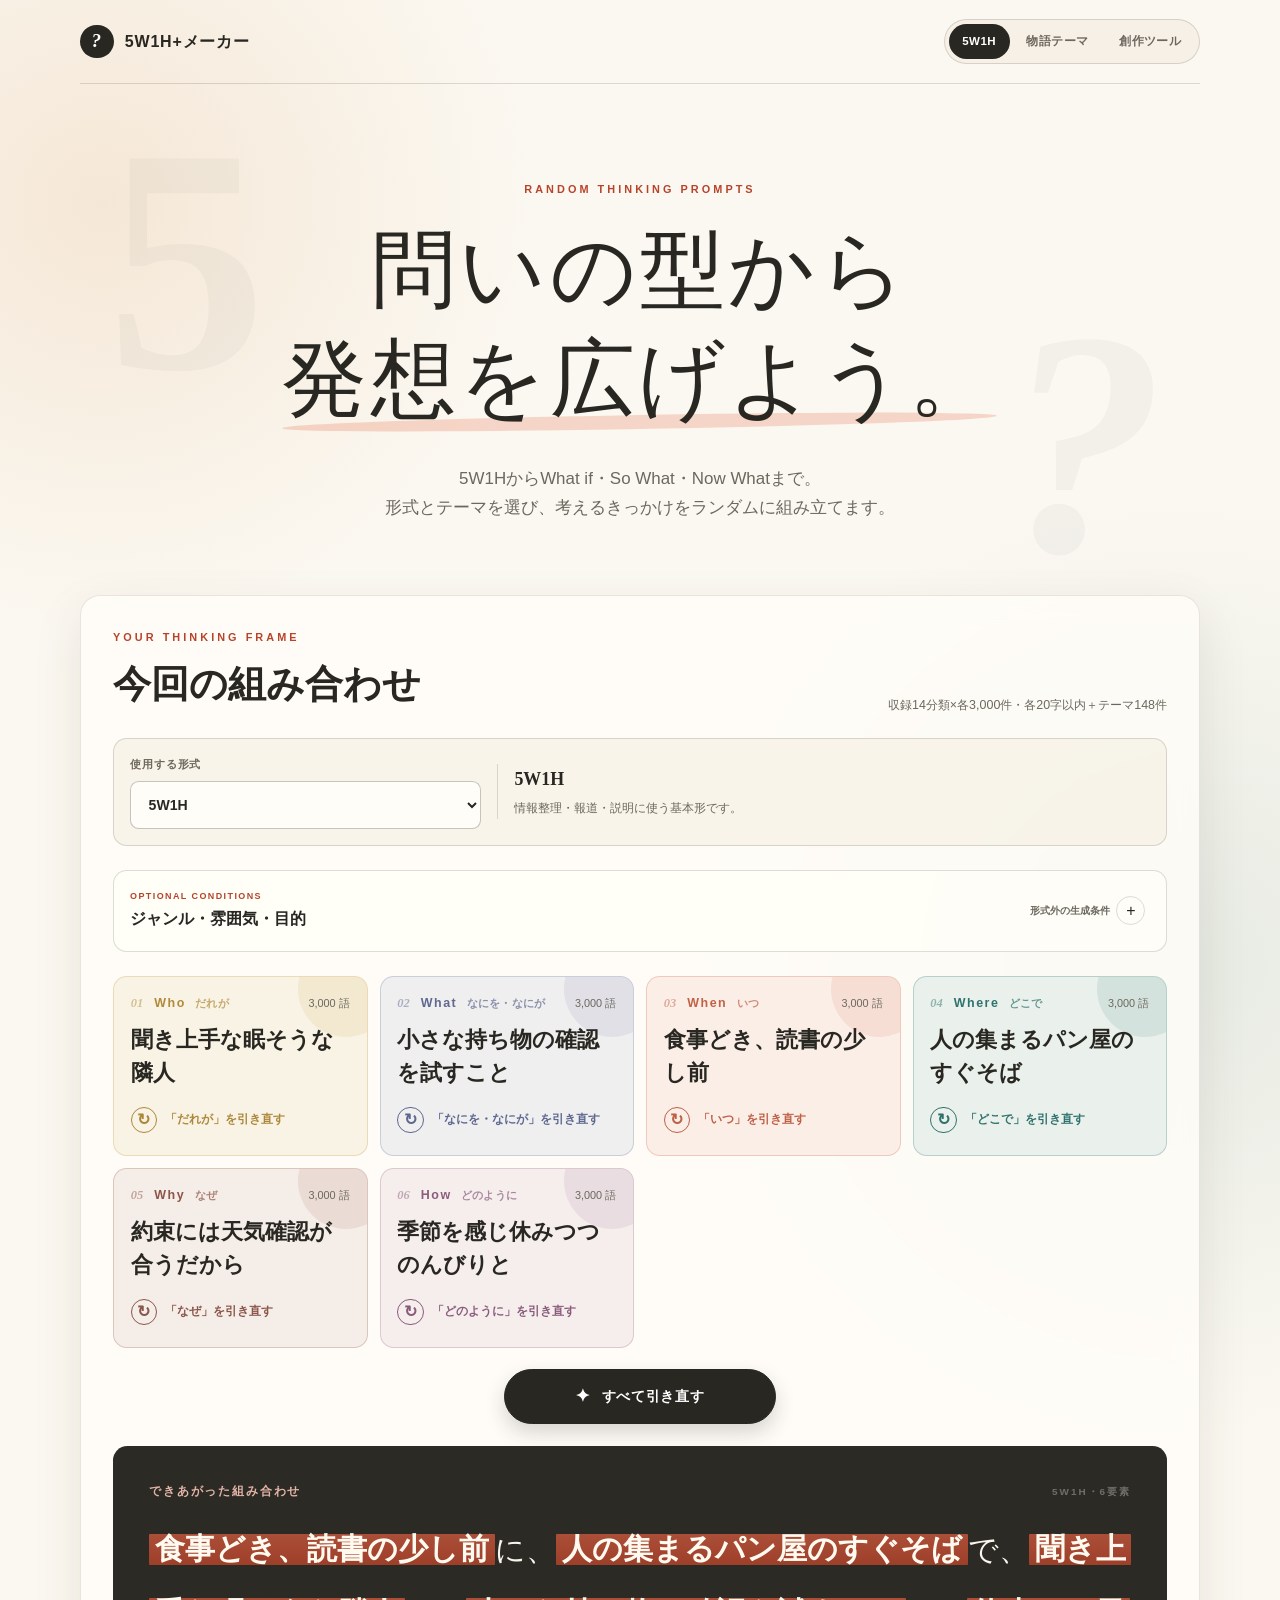
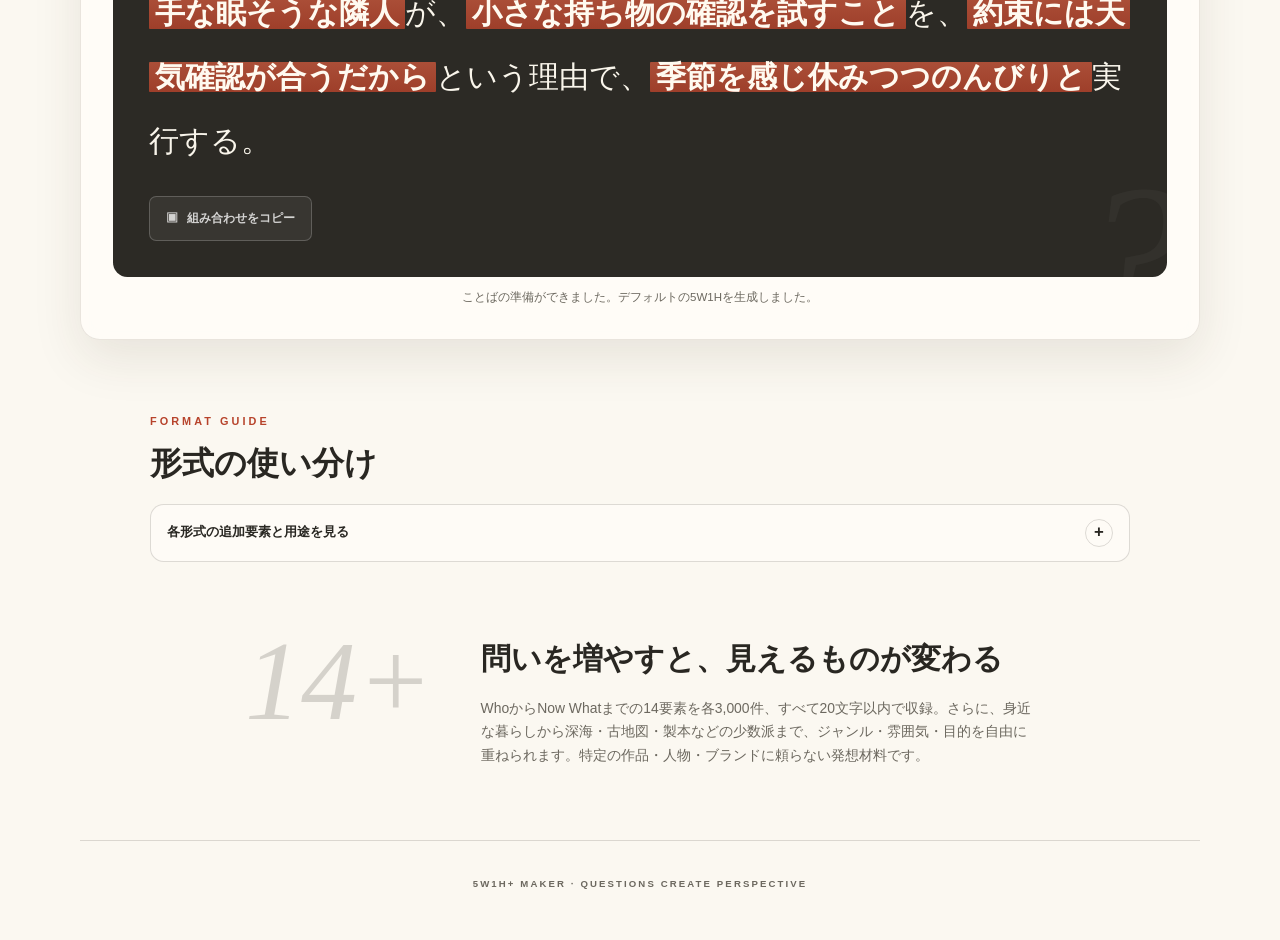
<file: index.html>
<!doctype html>
<html lang="ja">
  <head>
    <meta charset="UTF-8">
    <meta name="viewport" content="width=device-width, initial-scale=1">
    <meta name="theme-color" content="#f4eee2">
    <meta
      name="description"
      content="5W1H、5W2H、5W3H、6W1Hなどの問いに、ジャンル・雰囲気・目的を複数選択してミックスできる発想メーカーです。"
    >
    <title>5W1H+メーカー | 問いの型から発想する</title>
    <link rel="stylesheet" href="./styles.css">
    <script src="./app.js" defer></script>
  </head>
  <body>
    <a class="skip-link" href="#generator">メーカーへ移動</a>

    <div class="page-shell">
      <header class="site-header">
        <a class="brand" href="./" aria-label="5W1H+メーカー トップ">
          <span class="brand-mark" aria-hidden="true">?</span>
          <span>5W1H+メーカー</span>
        </a>
        <nav class="mode-nav" aria-label="メーカーを切り替える">
          <a class="mode-link is-active" href="./" aria-current="page">5W1H</a>
          <a class="mode-link" href="./story.html">物語テーマ</a>
          <a class="mode-link" href="./makers.html">創作ツール</a>
        </nav>
      </header>

      <main>
        <section class="hero" aria-labelledby="page-title">
          <p class="eyebrow">RANDOM THINKING PROMPTS</p>
          <h1 id="page-title">問いの型から<br><span>発想を広げよう。</span></h1>
          <p class="lead">
            5W1HからWhat if・So What・Now Whatまで。<br class="lead-break">
            形式とテーマを選び、考えるきっかけをランダムに組み立てます。
          </p>
        </section>

        <section id="generator" class="generator" aria-labelledby="generator-title" aria-busy="true">
          <div class="section-heading">
            <div>
              <p class="section-kicker">YOUR THINKING FRAME</p>
              <h2 id="generator-title">今回の組み合わせ</h2>
            </div>
            <p class="data-summary" id="data-summary">ことばを準備しています…</p>
          </div>

          <div class="format-picker">
            <div class="format-control">
              <label for="format-select">使用する形式</label>
              <select id="format-select" disabled aria-describedby="format-description"></select>
            </div>
            <div class="format-copy">
              <strong id="format-title">5W1H</strong>
              <p id="format-description">情報整理・報道・説明に使う基本形です。</p>
            </div>
          </div>

          <section class="facet-picker" aria-labelledby="facet-picker-title">
            <details class="facet-master">
              <summary class="facet-master-summary">
                <span>
                  <small>OPTIONAL CONDITIONS</small>
                  <strong id="facet-picker-title">ジャンル・雰囲気・目的</strong>
                </span>
                <span>形式外の生成条件</span>
              </summary>
              <div class="facet-body">
                <div class="facet-heading">
                  <div>
                    <p class="facet-kicker">MIX SETTINGS</p>
                    <h3>テーマをミックス</h3>
                  </div>
                  <p>複数選ぶと各項目から最大2つを生成条件にします。テーマは形式の要素数に加えません。</p>
                </div>
                <div class="facet-groups">
                  <details class="facet-group" data-facet-details="genres">
                    <summary>
                      <span><strong>ジャンル</strong><small>暮らしから少数派まで</small></span>
                      <span class="facet-selected-count" data-facet-count="genres">0選択</span>
                    </summary>
                    <div class="facet-options" data-facet-options="genres"></div>
                  </details>
                  <details class="facet-group" data-facet-details="moods">
                    <summary>
                      <span><strong>雰囲気</strong><small>明るさ・温度・緊張感</small></span>
                      <span class="facet-selected-count" data-facet-count="moods">0選択</span>
                    </summary>
                    <div class="facet-options" data-facet-options="moods"></div>
                  </details>
                  <details class="facet-group" data-facet-details="purposes">
                    <summary>
                      <span><strong>目的</strong><small>会話・創作・思考の用途</small></span>
                      <span class="facet-selected-count" data-facet-count="purposes">0選択</span>
                    </summary>
                    <div class="facet-options" data-facet-options="purposes"></div>
                  </details>
                </div>
                <div class="facet-footer">
                  <div class="facet-status-copy">
                    <p id="facet-selection-summary">テーマを準備しています…</p>
                    <p class="facet-current-mix" id="facet-current-mix" aria-live="polite"></p>
                  </div>
                  <button class="facet-clear-button" id="facet-clear-button" type="button" disabled>選択をクリア</button>
                </div>
              </div>
            </details>
          </section>

          <div class="error-panel" id="error-panel" role="alert" hidden>
            <div class="error-icon" aria-hidden="true">!</div>
            <div>
              <h3>ことばを読み込めませんでした</h3>
              <p id="error-message">通信状態を確認して、もう一度お試しください。</p>
              <p class="local-note">
                ファイルを直接開いている場合は、ローカルサーバーまたはGitHub Pagesから表示してください。
              </p>
              <button class="button button-secondary" id="retry-button" type="button">もう一度読み込む</button>
            </div>
          </div>

          <div class="word-grid" id="word-grid" aria-live="polite"></div>

          <div class="main-actions">
            <button class="button button-primary" id="reroll-all-button" type="button" disabled>
              <span class="dice" aria-hidden="true">✦</span>
              すべて引き直す
            </button>
          </div>

          <section class="sentence-panel" aria-labelledby="result-title">
            <div class="sentence-heading">
              <h3 id="result-title">できあがった組み合わせ</h3>
              <span id="result-format-label">5W1H・6要素</span>
            </div>
            <p class="sentence" id="result-output">ことばを読み込んでいます。</p>
            <button class="copy-button" id="copy-button" type="button" disabled>
              <span aria-hidden="true">▣</span>
              <span id="copy-label">組み合わせをコピー</span>
            </button>
          </section>

          <p class="status" id="status" role="status" aria-live="polite"></p>
        </section>

        <section class="format-guide" aria-labelledby="format-guide-title">
          <div class="guide-heading">
            <p class="section-kicker">FORMAT GUIDE</p>
            <h2 id="format-guide-title">形式の使い分け</h2>
          </div>
          <details class="guide-details">
            <summary>各形式の追加要素と用途を見る</summary>
            <div class="table-wrap">
              <table>
                <thead>
                  <tr><th scope="col">形式</th><th scope="col">追加・省略要素</th><th scope="col">主な用途</th></tr>
                </thead>
                <tbody>
                  <tr><th scope="row">5W1H</th><td>Who / What / When / Where / Why / How</td><td>情報整理、報道、説明</td></tr>
                  <tr><th scope="row">5W2H</th><td>＋ How much</td><td>業務計画、改善、品質管理</td></tr>
                  <tr><th scope="row">5W3H</th><td>＋ How many / How long</td><td>数量・期間まで含む計画</td></tr>
                  <tr><th scope="row">6W1H</th><td>＋ Whom または Which</td><td>顧客・対象・選択肢の明確化</td></tr>
                  <tr><th scope="row">6W2H</th><td>6W1H ＋ How much</td><td>詳細な企画・要件定義</td></tr>
                  <tr><th scope="row">4W1H</th><td>Whyを省略</td><td>速報、事実確認</td></tr>
                  <tr><th scope="row">5W1H ＋ So What</th><td>それで何が言える？</td><td>分析、考察</td></tr>
                  <tr><th scope="row">5W1H ＋ Now What</th><td>次に何をする？</td><td>意思決定、行動計画</td></tr>
                  <tr><th scope="row">5W1H ＋ What if</th><td>もし〜なら？</td><td>リスク分析、未来予測</td></tr>
                </tbody>
              </table>
            </div>
          </details>
        </section>

        <aside class="about" aria-labelledby="about-title">
          <div class="about-mark" aria-hidden="true">14+</div>
          <div>
            <h2 id="about-title">問いを増やすと、見えるものが変わる</h2>
            <p>
              WhoからNow Whatまでの14要素を各3,000件、すべて20文字以内で収録。さらに、身近な暮らしから深海・古地図・製本などの少数派まで、ジャンル・雰囲気・目的を自由に重ねられます。特定の作品・人物・ブランドに頼らない発想材料です。
            </p>
          </div>
        </aside>
      </main>

      <footer>
        <p>5W1H+ MAKER <span aria-hidden="true">·</span> QUESTIONS CREATE PERSPECTIVE</p>
      </footer>
    </div>

    <noscript>
      <p class="noscript-message">このメーカーを使うにはJavaScriptを有効にしてください。</p>
    </noscript>
  </body>
</html>
</file>
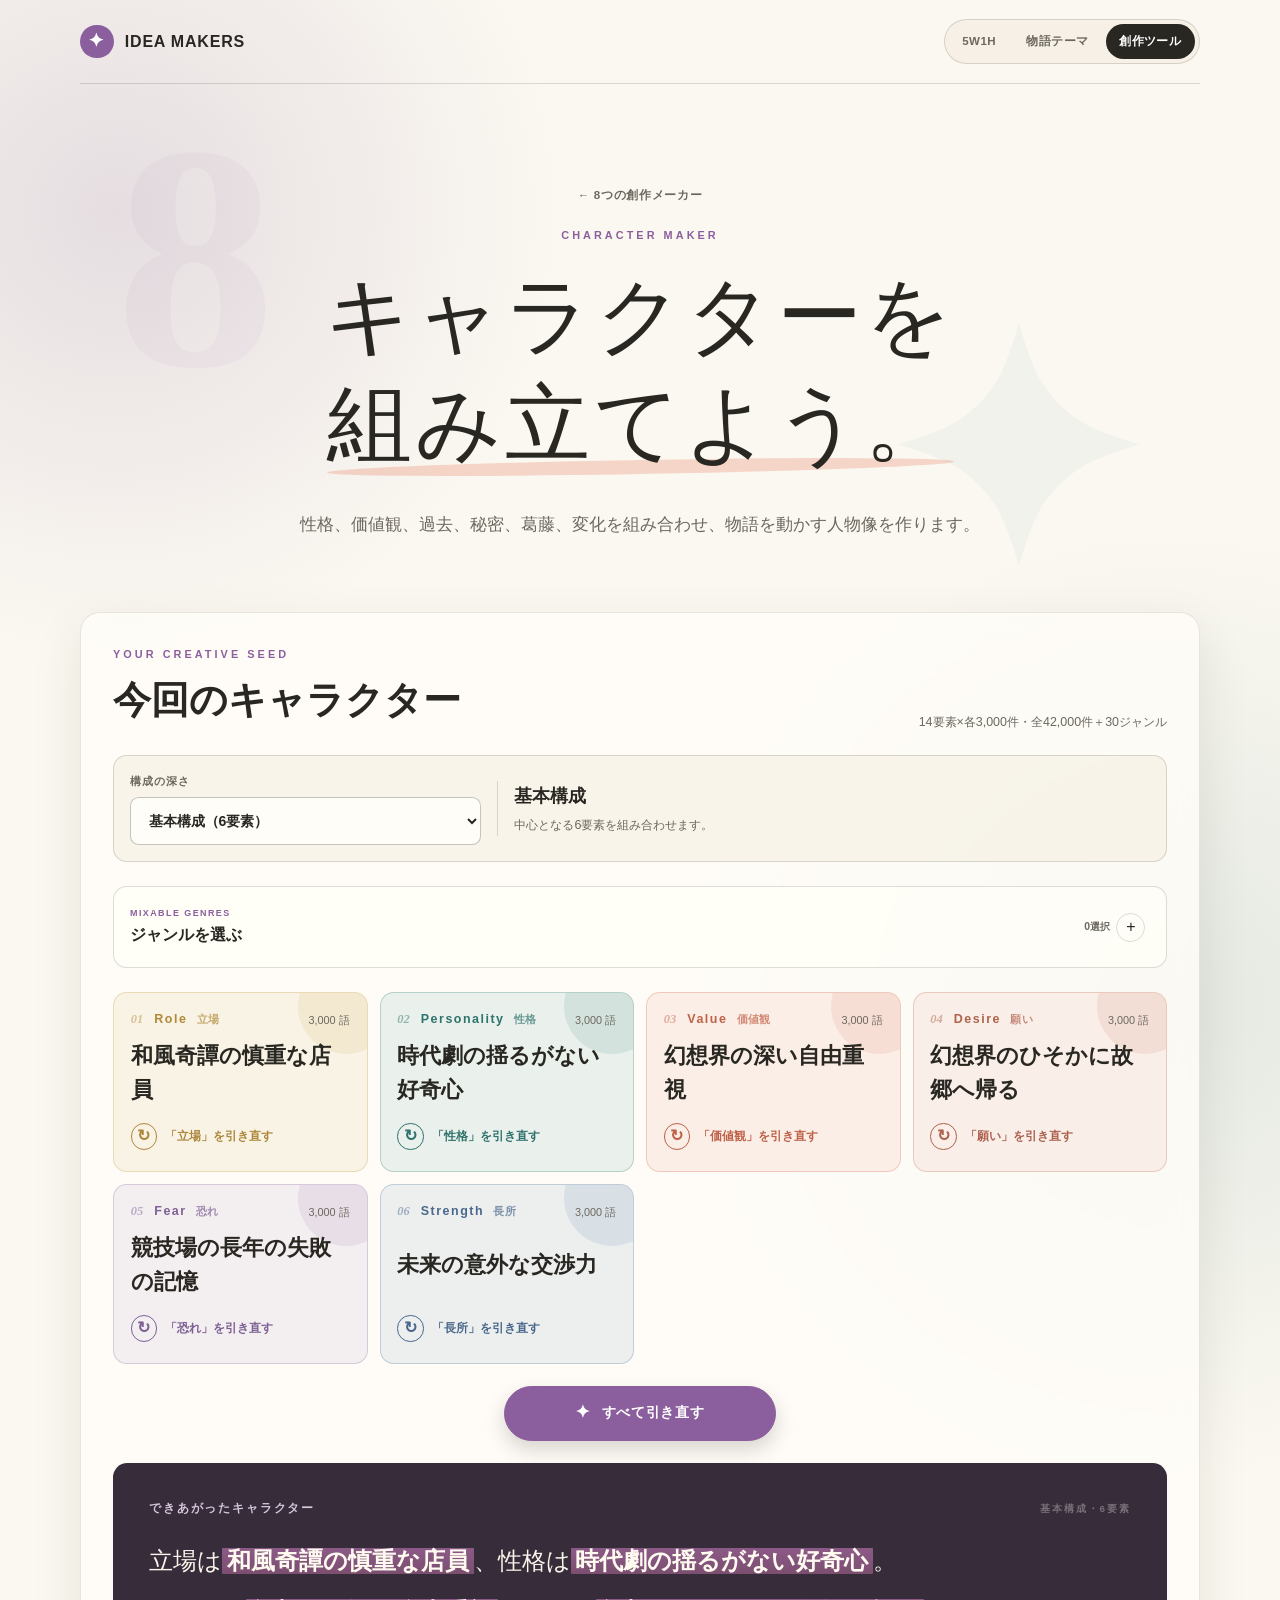
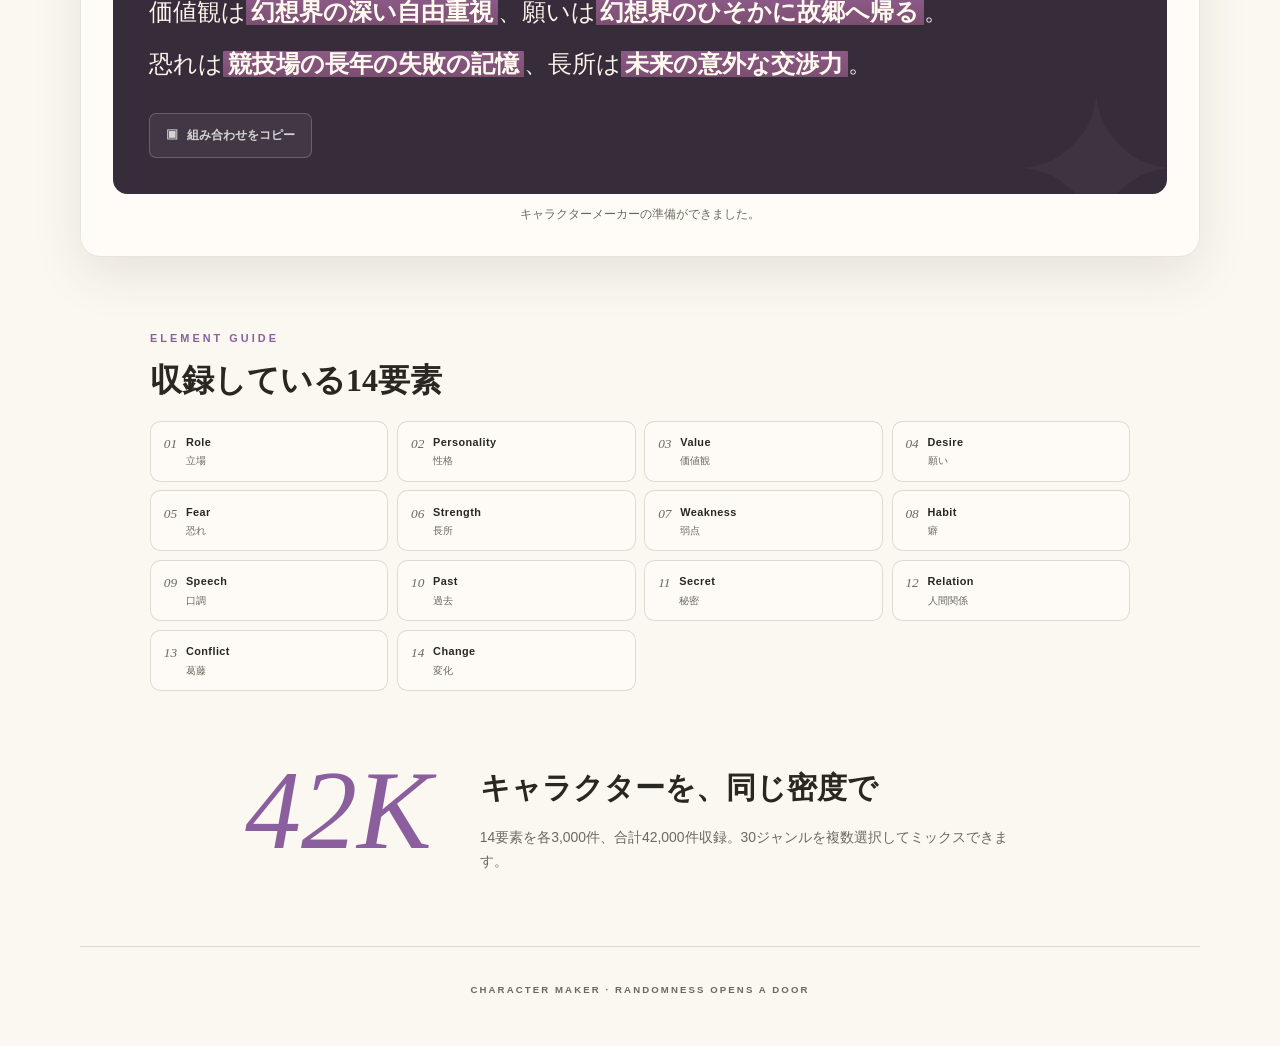
<file: maker.html>
<!doctype html>
<html lang="ja">
  <head>
    <meta charset="UTF-8">
    <meta name="viewport" content="width=device-width, initial-scale=1">
    <meta name="theme-color" content="#f4eee2">
    <meta name="description" content="14要素×各3,000件と30ジャンルから創作案を作るランダムメーカー。">
    <title>創作メーカー | IDEA MAKERS</title>
    <link rel="stylesheet" href="./styles.css">
    <script src="./maker.js" defer></script>
  </head>
  <body class="maker-page">
    <a class="skip-link" href="#maker-generator">メーカーへ移動</a>
    <div class="page-shell">
      <header class="site-header">
        <a class="brand" href="./makers.html" aria-label="創作メーカー一覧">
          <span class="brand-mark maker-brand-mark" aria-hidden="true">✦</span><span>IDEA MAKERS</span>
        </a>
        <nav class="mode-nav" aria-label="メーカーを切り替える">
          <a class="mode-link" href="./">5W1H</a>
          <a class="mode-link" href="./story.html">物語テーマ</a>
          <a class="mode-link is-active" href="./makers.html" aria-current="page">創作ツール</a>
        </nav>
      </header>

      <main>
        <section class="hero maker-hero" aria-labelledby="page-title">
          <a class="maker-back-link" href="./makers.html">← 8つの創作メーカー</a>
          <p class="eyebrow" id="maker-eyebrow">CREATIVE MAKER</p>
          <h1 id="page-title">創作の要素を<br><span>組み立てよう。</span></h1>
          <p class="lead" id="maker-lead">データを読み込んでいます。</p>
        </section>

        <section id="maker-generator" class="generator maker-generator" aria-labelledby="maker-generator-title" aria-busy="true">
          <div class="section-heading">
            <div><p class="section-kicker">YOUR CREATIVE SEED</p><h2 id="maker-generator-title">今回の組み合わせ</h2></div>
            <p class="data-summary" id="maker-data-summary">候補を準備しています…</p>
          </div>

          <div class="format-picker">
            <div class="format-control">
              <label for="maker-format-select">構成の深さ</label>
              <select id="maker-format-select" disabled aria-describedby="maker-format-description"></select>
            </div>
            <div class="format-copy"><strong id="maker-format-title">基本構成</strong><p id="maker-format-description">中心となる6要素を組み合わせます。</p></div>
          </div>

          <section class="facet-picker maker-genre-picker" aria-labelledby="maker-genre-title">
            <details class="facet-master">
              <summary class="facet-master-summary">
                <span><small>MIXABLE GENRES</small><strong id="maker-genre-title">ジャンルを選ぶ</strong></span>
                <span id="maker-genre-count">0選択</span>
              </summary>
              <div class="facet-body">
                <div class="facet-heading"><div><p class="facet-kicker">GENRE MIX</p><h3>複数ジャンルをミックス</h3></div><p>未選択なら全ジャンル、複数選択なら選択内から要素ごとにランダム選出します。</p></div>
                <div class="facet-options maker-genre-options" id="maker-genre-options"></div>
                <div class="facet-footer"><p id="maker-genre-summary">ジャンルを準備しています…</p><button class="facet-clear-button" id="maker-genre-clear" type="button" disabled>選択をクリア</button></div>
              </div>
            </details>
          </section>

          <div class="error-panel" id="maker-error-panel" role="alert" hidden>
            <div class="error-icon" aria-hidden="true">!</div><div><h3>候補を読み込めませんでした</h3><p id="maker-error-message">通信状態を確認してください。</p><button class="button button-secondary" id="maker-retry-button" type="button">もう一度読み込む</button></div>
          </div>

          <div class="word-grid maker-grid" id="maker-grid" aria-live="polite"></div>
          <div class="main-actions"><button class="button button-primary maker-primary-button" id="maker-reroll-all" type="button" disabled><span class="dice" aria-hidden="true">✦</span>すべて引き直す</button></div>

          <section class="sentence-panel maker-result-panel" aria-labelledby="maker-result-title">
            <div class="sentence-heading"><h3 id="maker-result-title">できあがった組み合わせ</h3><span id="maker-result-format">基本構成・6要素</span></div>
            <p class="sentence maker-sentence" id="maker-result-output">候補を読み込んでいます。</p>
            <button class="copy-button" id="maker-copy-button" type="button" disabled><span aria-hidden="true">▣</span><span id="maker-copy-label">組み合わせをコピー</span></button>
          </section>
          <p class="status" id="maker-status" role="status" aria-live="polite"></p>
        </section>

        <section class="format-guide" aria-labelledby="maker-guide-title">
          <div class="guide-heading"><p class="section-kicker">ELEMENT GUIDE</p><h2 id="maker-guide-title">収録している14要素</h2></div>
          <div class="maker-element-list" id="maker-element-list"></div>
        </section>

        <aside class="about maker-about" aria-labelledby="maker-about-title">
          <div class="about-mark" aria-hidden="true">42K</div>
          <div><h2 id="maker-about-title">14要素を、同じ密度で</h2><p id="maker-about-copy">各要素3,000件、合計42,000件。30ジャンルを自由に重ねられます。</p></div>
        </aside>
      </main>
      <footer><p id="maker-footer">IDEA MAKER · RANDOMNESS OPENS A DOOR</p></footer>
    </div>
    <noscript><p class="noscript-message">このメーカーを使うにはJavaScriptを有効にしてください。</p></noscript>
  </body>
</html>
</file>
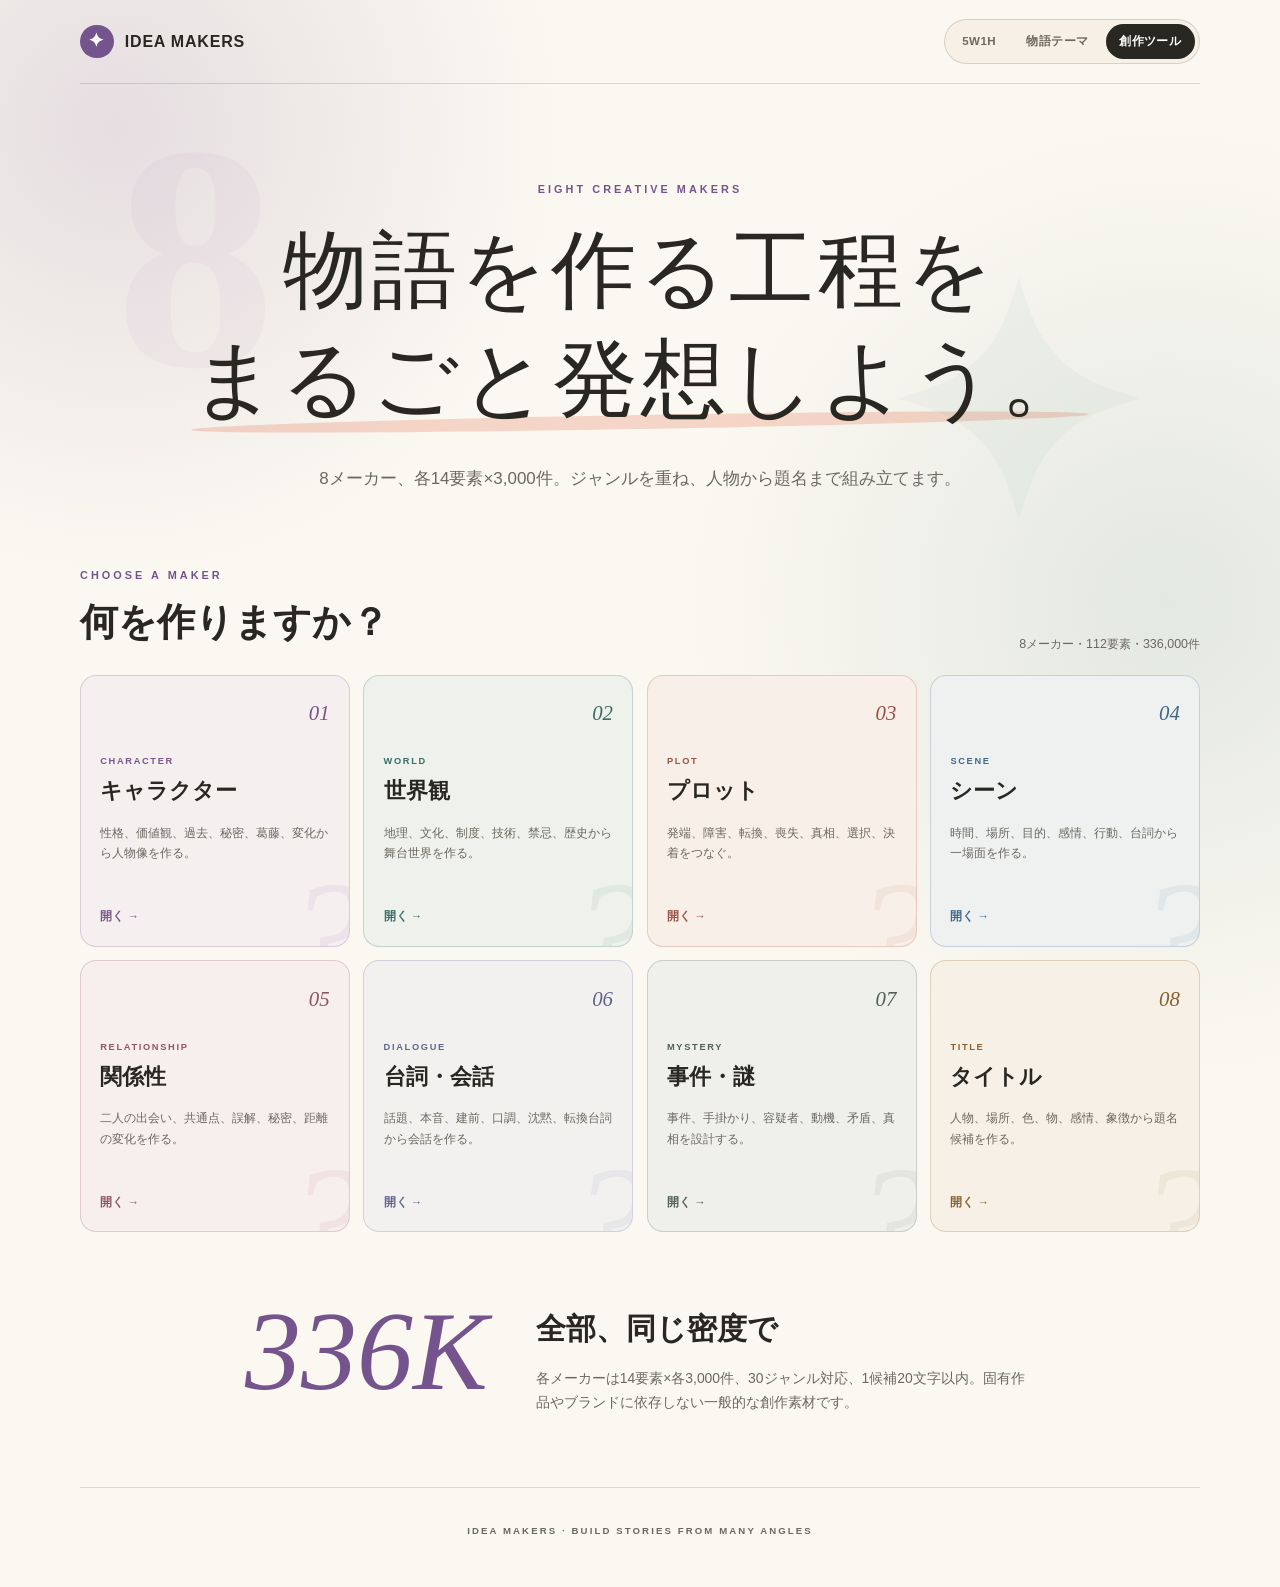
<file: makers.html>
<!doctype html>
<html lang="ja">
  <head>
    <meta charset="UTF-8">
    <meta name="viewport" content="width=device-width, initial-scale=1">
    <meta name="theme-color" content="#f4eee2">
    <meta name="description" content="キャラクター、世界観、プロット、シーン、関係性、会話、事件、タイトルを作る8つの創作メーカー。">
    <title>創作メーカー一覧 | IDEA MAKERS</title>
    <link rel="stylesheet" href="./styles.css">
  </head>
  <body class="maker-hub-page">
    <a class="skip-link" href="#maker-list">創作メーカー一覧へ移動</a>
    <div class="page-shell">
      <header class="site-header">
        <a class="brand" href="./" aria-label="5W1H+メーカー トップ">
          <span class="brand-mark maker-brand-mark" aria-hidden="true">✦</span>
          <span>IDEA MAKERS</span>
        </a>
        <nav class="mode-nav" aria-label="メーカーを切り替える">
          <a class="mode-link" href="./">5W1H</a>
          <a class="mode-link" href="./story.html">物語テーマ</a>
          <a class="mode-link is-active" href="./makers.html" aria-current="page">創作ツール</a>
        </nav>
      </header>

      <main>
        <section class="hero maker-hub-hero" aria-labelledby="page-title">
          <p class="eyebrow">EIGHT CREATIVE MAKERS</p>
          <h1 id="page-title">物語を作る工程を<br><span>まるごと発想しよう。</span></h1>
          <p class="lead">8メーカー、各14要素×3,000件。ジャンルを重ね、人物から題名まで組み立てます。</p>
        </section>

        <section class="maker-list" id="maker-list" aria-labelledby="maker-list-title">
          <div class="section-heading maker-list-heading">
            <div><p class="section-kicker">CHOOSE A MAKER</p><h2 id="maker-list-title">何を作りますか？</h2></div>
            <p class="data-summary">8メーカー・112要素・336,000件</p>
          </div>
          <div class="maker-card-grid">
            <a class="maker-choice-card" style="--maker-color:#8b5f9d" href="./maker.html?type=character">
              <span class="maker-choice-number">01</span><small>CHARACTER</small><h3>キャラクター</h3>
              <p>性格、価値観、過去、秘密、葛藤、変化から人物像を作る。</p><span class="maker-choice-action">開く →</span>
            </a>
            <a class="maker-choice-card" style="--maker-color:#3d7d73" href="./maker.html?type=world">
              <span class="maker-choice-number">02</span><small>WORLD</small><h3>世界観</h3>
              <p>地理、文化、制度、技術、禁忌、歴史から舞台世界を作る。</p><span class="maker-choice-action">開く →</span>
            </a>
            <a class="maker-choice-card" style="--maker-color:#b05c49" href="./maker.html?type=plot">
              <span class="maker-choice-number">03</span><small>PLOT</small><h3>プロット</h3>
              <p>発端、障害、転換、喪失、真相、選択、決着をつなぐ。</p><span class="maker-choice-action">開く →</span>
            </a>
            <a class="maker-choice-card" style="--maker-color:#47769b" href="./maker.html?type=scene">
              <span class="maker-choice-number">04</span><small>SCENE</small><h3>シーン</h3>
              <p>時間、場所、目的、感情、行動、台詞から一場面を作る。</p><span class="maker-choice-action">開く →</span>
            </a>
            <a class="maker-choice-card" style="--maker-color:#a45f72" href="./maker.html?type=relationship">
              <span class="maker-choice-number">05</span><small>RELATIONSHIP</small><h3>関係性</h3>
              <p>二人の出会い、共通点、誤解、秘密、距離の変化を作る。</p><span class="maker-choice-action">開く →</span>
            </a>
            <a class="maker-choice-card" style="--maker-color:#6b739f" href="./maker.html?type=dialogue">
              <span class="maker-choice-number">06</span><small>DIALOGUE</small><h3>台詞・会話</h3>
              <p>話題、本音、建前、口調、沈黙、転換台詞から会話を作る。</p><span class="maker-choice-action">開く →</span>
            </a>
            <a class="maker-choice-card" style="--maker-color:#596b62" href="./maker.html?type=mystery">
              <span class="maker-choice-number">07</span><small>MYSTERY</small><h3>事件・謎</h3>
              <p>事件、手掛かり、容疑者、動機、矛盾、真相を設計する。</p><span class="maker-choice-action">開く →</span>
            </a>
            <a class="maker-choice-card" style="--maker-color:#9b6d35" href="./maker.html?type=title">
              <span class="maker-choice-number">08</span><small>TITLE</small><h3>タイトル</h3>
              <p>人物、場所、色、物、感情、象徴から題名候補を作る。</p><span class="maker-choice-action">開く →</span>
            </a>
          </div>
        </section>

        <aside class="about maker-hub-about" aria-labelledby="maker-about-title">
          <div class="about-mark" aria-hidden="true">336K</div>
          <div><h2 id="maker-about-title">全部、同じ密度で</h2><p>各メーカーは14要素×各3,000件、30ジャンル対応、1候補20文字以内。固有作品やブランドに依存しない一般的な創作素材です。</p></div>
        </aside>
      </main>
      <footer><p>IDEA MAKERS <span aria-hidden="true">·</span> BUILD STORIES FROM MANY ANGLES</p></footer>
    </div>
  </body>
</html>
</file>
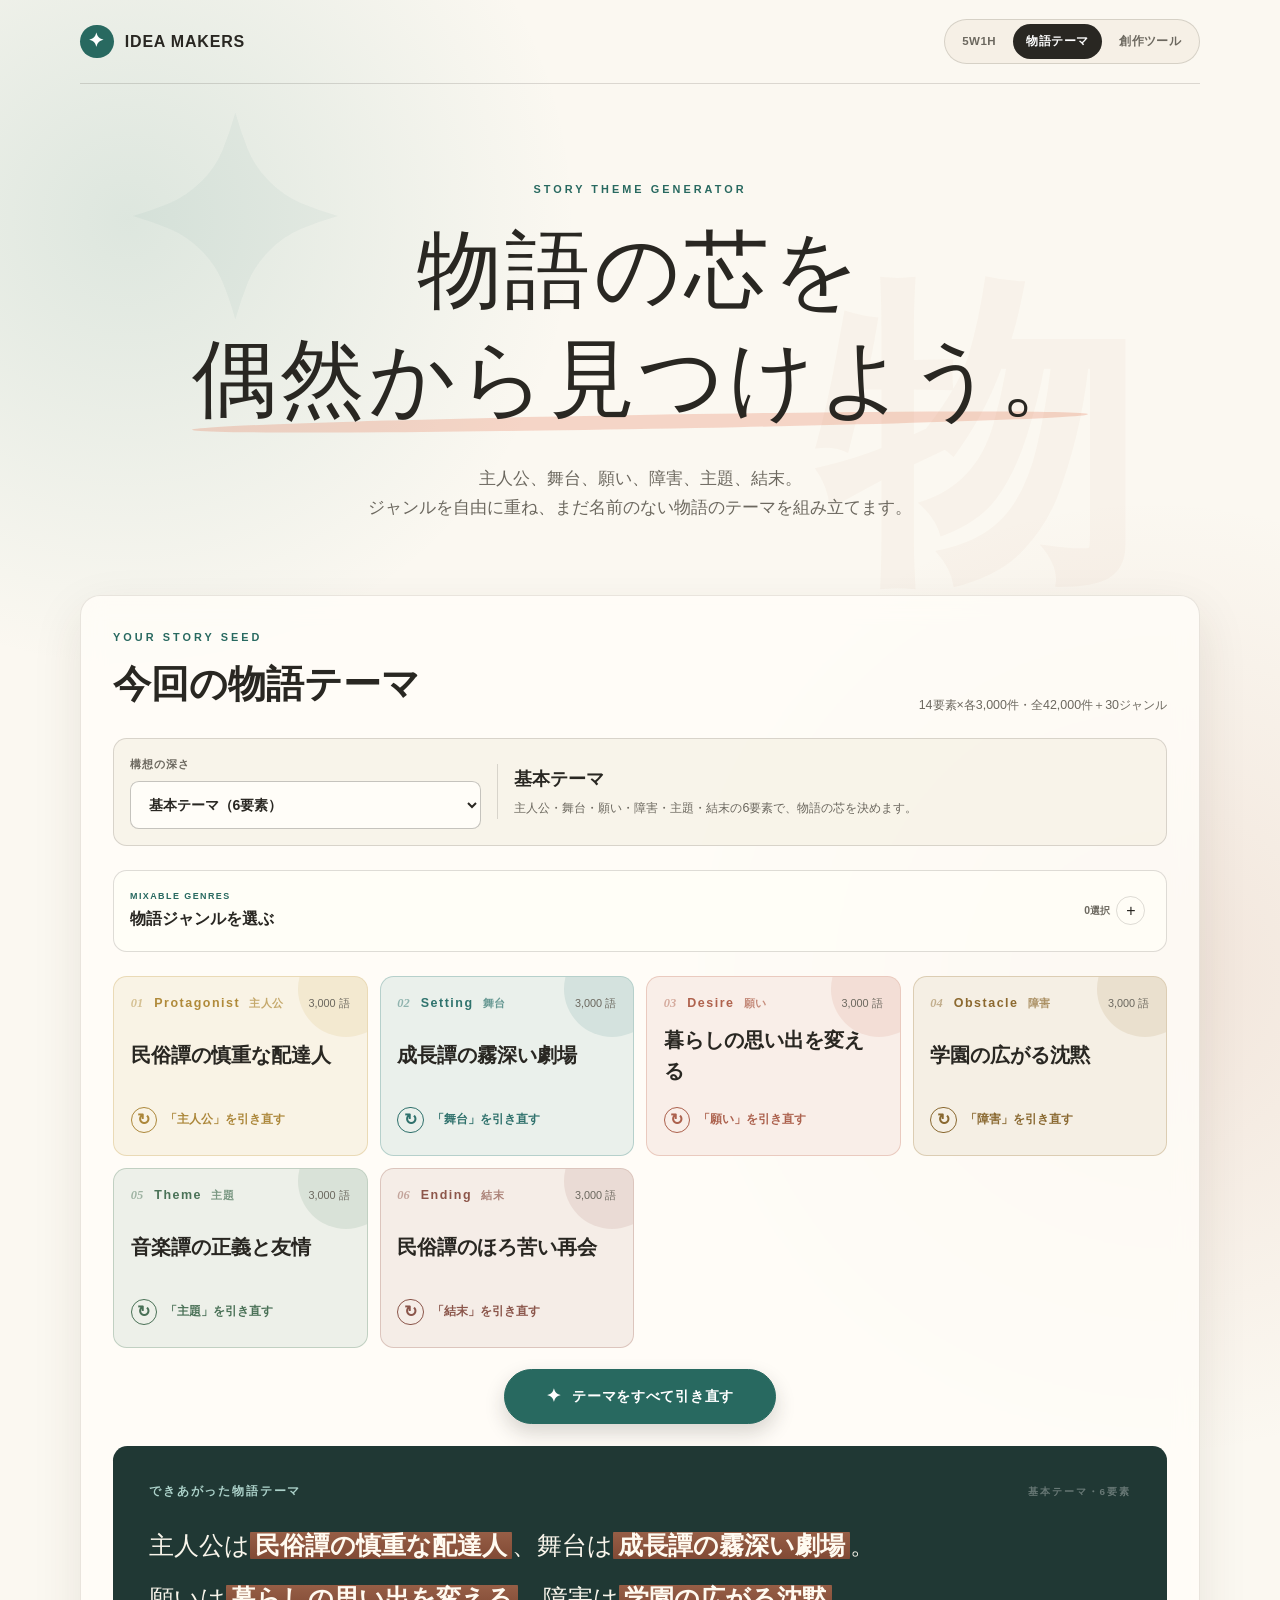
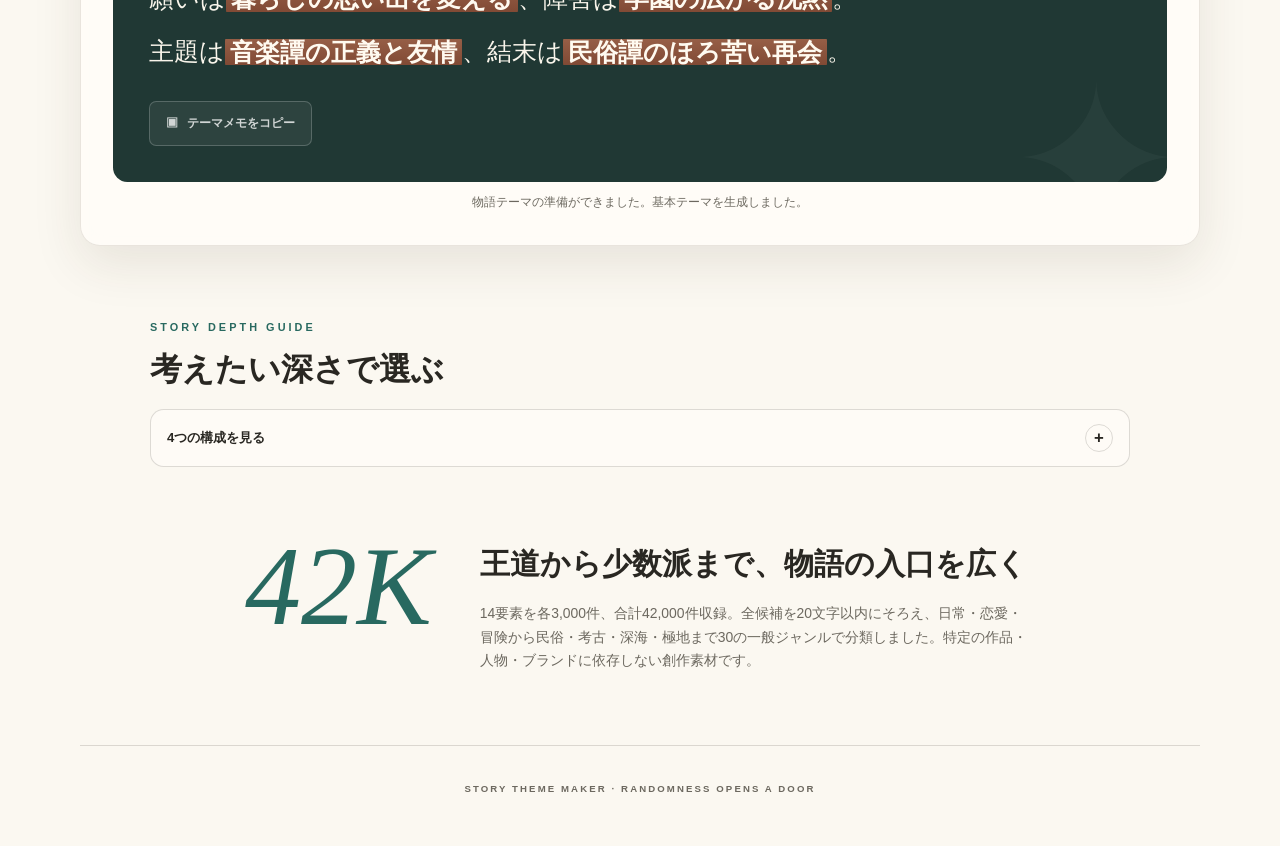
<file: story.html>
<!doctype html>
<html lang="ja">
  <head>
    <meta charset="UTF-8">
    <meta name="viewport" content="width=device-width, initial-scale=1">
    <meta name="theme-color" content="#f4eee2">
    <meta
      name="description"
      content="主人公・舞台・願い・障害・主題・結末などをランダムに組み合わせる物語テーマメーカー。30ジャンルを複数選択してミックスできます。"
    >
    <title>物語テーマメーカー | 物語の芯をランダムに見つける</title>
    <link rel="stylesheet" href="./styles.css">
    <script src="./story.js" defer></script>
  </head>
  <body class="story-page">
    <a class="skip-link" href="#story-generator">テーマメーカーへ移動</a>

    <div class="page-shell">
      <header class="site-header">
        <a class="brand" href="./" aria-label="5W1H+メーカー トップ">
          <span class="brand-mark story-brand-mark" aria-hidden="true">✦</span>
          <span>IDEA MAKERS</span>
        </a>
        <nav class="mode-nav" aria-label="メーカーを切り替える">
          <a class="mode-link" href="./">5W1H</a>
          <a class="mode-link is-active" href="./story.html" aria-current="page">物語テーマ</a>
          <a class="mode-link" href="./makers.html">創作ツール</a>
        </nav>
      </header>

      <main>
        <section class="hero story-hero" aria-labelledby="page-title">
          <p class="eyebrow">STORY THEME GENERATOR</p>
          <h1 id="page-title">物語の芯を<br><span>偶然から見つけよう。</span></h1>
          <p class="lead">
            主人公、舞台、願い、障害、主題、結末。<br class="lead-break">
            ジャンルを自由に重ね、まだ名前のない物語のテーマを組み立てます。
          </p>
        </section>

        <section id="story-generator" class="generator story-generator" aria-labelledby="story-generator-title" aria-busy="true">
          <div class="section-heading">
            <div>
              <p class="section-kicker">YOUR STORY SEED</p>
              <h2 id="story-generator-title">今回の物語テーマ</h2>
            </div>
            <p class="data-summary" id="story-data-summary">テーマ候補を準備しています…</p>
          </div>

          <div class="format-picker">
            <div class="format-control">
              <label for="story-format-select">構想の深さ</label>
              <select id="story-format-select" disabled aria-describedby="story-format-description"></select>
            </div>
            <div class="format-copy">
              <strong id="story-format-title">基本テーマ</strong>
              <p id="story-format-description">物語の芯となる6要素を組み合わせます。</p>
            </div>
          </div>

          <section class="facet-picker story-genre-picker" aria-labelledby="story-genre-title">
            <details class="facet-master">
              <summary class="facet-master-summary">
                <span>
                  <small>MIXABLE GENRES</small>
                  <strong id="story-genre-title">物語ジャンルを選ぶ</strong>
                </span>
                <span id="story-genre-count">0選択</span>
              </summary>
              <div class="facet-body">
                <div class="facet-heading">
                  <div>
                    <p class="facet-kicker">GENRE MIX</p>
                    <h3>複数ジャンルをミックス</h3>
                  </div>
                  <p>未選択なら全ジャンル、複数選択なら選んだジャンル内から要素ごとにランダム選出します。</p>
                </div>
                <div class="facet-options story-genre-options" id="story-genre-options"></div>
                <div class="facet-footer">
                  <p id="story-genre-summary">ジャンルを準備しています…</p>
                  <button class="facet-clear-button" id="story-genre-clear" type="button" disabled>選択をクリア</button>
                </div>
              </div>
            </details>
          </section>

          <div class="error-panel" id="story-error-panel" role="alert" hidden>
            <div class="error-icon" aria-hidden="true">!</div>
            <div>
              <h3>テーマ候補を読み込めませんでした</h3>
              <p id="story-error-message">通信状態を確認して、もう一度お試しください。</p>
              <p class="local-note">ファイルを直接開かず、ローカルサーバーまたはGitHub Pagesから表示してください。</p>
              <button class="button button-secondary" id="story-retry-button" type="button">もう一度読み込む</button>
            </div>
          </div>

          <div class="word-grid story-grid" id="story-grid" aria-live="polite"></div>

          <div class="main-actions">
            <button class="button button-primary story-primary-button" id="story-reroll-all" type="button" disabled>
              <span class="dice" aria-hidden="true">✦</span>
              テーマをすべて引き直す
            </button>
          </div>

          <section class="sentence-panel story-result-panel" aria-labelledby="story-result-title">
            <div class="sentence-heading">
              <h3 id="story-result-title">できあがった物語テーマ</h3>
              <span id="story-result-format">基本テーマ・6要素</span>
            </div>
            <p class="sentence story-sentence" id="story-result-output">テーマ候補を読み込んでいます。</p>
            <button class="copy-button" id="story-copy-button" type="button" disabled>
              <span aria-hidden="true">▣</span>
              <span id="story-copy-label">テーマメモをコピー</span>
            </button>
          </section>

          <p class="status" id="story-status" role="status" aria-live="polite"></p>
        </section>

        <section class="format-guide" aria-labelledby="story-guide-title">
          <div class="guide-heading">
            <p class="section-kicker">STORY DEPTH GUIDE</p>
            <h2 id="story-guide-title">考えたい深さで選ぶ</h2>
          </div>
          <details class="guide-details">
            <summary>4つの構成を見る</summary>
            <div class="table-wrap">
              <table>
                <thead><tr><th scope="col">構成</th><th scope="col">要素</th><th scope="col">向いている場面</th></tr></thead>
                <tbody>
                  <tr><th scope="row">基本テーマ</th><td>6要素</td><td>短い発想、テーマ決め</td></tr>
                  <tr><th scope="row">人物中心</th><td>8要素</td><td>感情、関係、人物の変化</td></tr>
                  <tr><th scope="row">展開中心</th><td>10要素</td><td>事件、目的、物語の流れ</td></tr>
                  <tr><th scope="row">フル構想</th><td>14要素</td><td>長編の初期設計、案出し</td></tr>
                </tbody>
              </table>
            </div>
          </details>
        </section>

        <aside class="about story-about" aria-labelledby="story-about-title">
          <div class="about-mark" aria-hidden="true">42K</div>
          <div>
            <h2 id="story-about-title">王道から少数派まで、物語の入口を広く</h2>
            <p>
              14要素を各3,000件、合計42,000件収録。全候補を20文字以内にそろえ、日常・恋愛・冒険から民俗・考古・深海・極地まで30の一般ジャンルで分類しました。特定の作品・人物・ブランドに依存しない創作素材です。
            </p>
          </div>
        </aside>
      </main>

      <footer>
        <p>STORY THEME MAKER <span aria-hidden="true">·</span> RANDOMNESS OPENS A DOOR</p>
      </footer>
    </div>

    <noscript><p class="noscript-message">このメーカーを使うにはJavaScriptを有効にしてください。</p></noscript>
  </body>
</html>
</file>
<file: styles.css>
:root {
  color-scheme: light;
  --ink: #292722;
  --muted: #6c685f;
  --paper: #fbf8f1;
  --paper-deep: #f2eadc;
  --line: rgba(49, 45, 38, 0.16);
  --accent: #dc5d3f;
  --accent-dark: #b7432b;
  --shadow: 0 18px 50px rgba(58, 46, 30, 0.1);
  --font-sans: "Yu Gothic UI", "Hiragino Kaku Gothic ProN", "Noto Sans JP", sans-serif;
  --font-serif: "Yu Mincho", "Hiragino Mincho ProN", "Noto Serif JP", serif;
}

*,
*::before,
*::after {
  box-sizing: border-box;
}

html {
  scroll-behavior: smooth;
}

body {
  min-width: 320px;
  margin: 0;
  color: var(--ink);
  background:
    radial-gradient(circle at 8% 8%, rgba(218, 154, 93, 0.18), transparent 27rem),
    radial-gradient(circle at 92% 38%, rgba(93, 145, 130, 0.13), transparent 30rem),
    var(--paper);
  font-family: var(--font-sans);
  line-height: 1.7;
  text-rendering: optimizeLegibility;
}

button,
a {
  -webkit-tap-highlight-color: transparent;
}

button {
  font: inherit;
}

button:not(:disabled) {
  cursor: pointer;
}

button:disabled {
  cursor: not-allowed;
}

:focus-visible {
  outline: 3px solid #157a7a;
  outline-offset: 3px;
}

.skip-link {
  position: fixed;
  top: 0.75rem;
  left: 0.75rem;
  z-index: 100;
  padding: 0.65rem 1rem;
  color: white;
  background: var(--ink);
  border-radius: 0.4rem;
  transform: translateY(-180%);
  transition: transform 160ms ease;
}

.skip-link:focus {
  transform: translateY(0);
}

.page-shell {
  min-height: 100vh;
  overflow: hidden;
}

.site-header {
  display: flex;
  align-items: center;
  justify-content: space-between;
  width: min(1120px, calc(100% - 2.5rem));
  min-height: 5.25rem;
  margin: 0 auto;
  border-bottom: 1px solid var(--line);
}

.brand {
  display: inline-flex;
  gap: 0.7rem;
  align-items: center;
  color: var(--ink);
  font-weight: 800;
  letter-spacing: 0.05em;
  text-decoration: none;
}

.brand-mark {
  display: grid;
  width: 2.1rem;
  height: 2.1rem;
  place-items: center;
  color: white;
  background: var(--ink);
  border-radius: 50%;
  font-family: Georgia, serif;
  font-size: 1.2rem;
  font-style: italic;
}

.header-note {
  margin: 0;
  color: var(--muted);
  font-family: var(--font-serif);
  font-size: 0.78rem;
  letter-spacing: 0.08em;
}

.mode-nav {
  display: inline-flex;
  padding: 0.25rem;
  gap: 0.2rem;
  background: rgba(244, 238, 226, 0.74);
  border: 1px solid var(--line);
  border-radius: 999px;
  white-space: nowrap;
}

.mode-link {
  display: inline-flex;
  min-height: 2.15rem;
  padding: 0.35rem 0.85rem;
  align-items: center;
  justify-content: center;
  color: var(--muted);
  border-radius: 999px;
  font-size: 0.72rem;
  font-weight: 800;
  letter-spacing: 0.04em;
  text-decoration: none;
}

.mode-link:hover {
  color: var(--ink);
}

.mode-link.is-active {
  color: white;
  background: var(--ink);
}

.hero {
  position: relative;
  width: min(920px, calc(100% - 2.5rem));
  margin: 0 auto;
  padding: clamp(3.5rem, 8vw, 6rem) 0 clamp(2.75rem, 6vw, 4.5rem);
  text-align: center;
}

.hero::before,
.hero::after {
  position: absolute;
  z-index: -1;
  color: rgba(42, 39, 34, 0.035);
  font-family: Georgia, serif;
  font-size: clamp(10rem, 28vw, 20rem);
  font-weight: 700;
  line-height: 1;
}

.hero::before {
  top: 1rem;
  left: -8%;
  content: "5";
}

.hero::after {
  right: -7%;
  bottom: -0.5rem;
  content: "?";
  font-style: italic;
}

.eyebrow,
.section-kicker {
  margin: 0 0 1.1rem;
  color: var(--accent-dark);
  font-size: 0.68rem;
  font-weight: 800;
  letter-spacing: 0.28em;
}

.hero h1 {
  margin: 0;
  font-family: var(--font-serif);
  font-size: clamp(2.45rem, 6.8vw, 5.3rem);
  font-weight: 500;
  letter-spacing: 0.04em;
  line-height: 1.28;
}

.hero h1 span {
  position: relative;
  display: inline-block;
}

.hero h1 span::after {
  position: absolute;
  right: 0;
  bottom: 0.05em;
  left: 0;
  z-index: -1;
  height: 0.17em;
  background: rgba(226, 113, 78, 0.26);
  border-radius: 50%;
  content: "";
  transform: rotate(-1deg);
}

.lead {
  margin: 2rem 0 0;
  color: var(--muted);
  font-size: clamp(0.92rem, 2vw, 1.06rem);
}

.generator {
  width: min(1120px, calc(100% - 2.5rem));
  margin: 0 auto;
  padding: clamp(1.15rem, 3vw, 2rem);
  background: rgba(255, 253, 248, 0.82);
  border: 1px solid rgba(72, 61, 45, 0.12);
  border-radius: 1.25rem;
  box-shadow: var(--shadow);
  backdrop-filter: blur(12px);
}

.section-heading {
  display: flex;
  align-items: end;
  justify-content: space-between;
  gap: 2rem;
  margin-bottom: 1.35rem;
}

.section-kicker {
  margin-bottom: 0.4rem;
}

.section-heading h2 {
  margin: 0;
  font-family: var(--font-serif);
  font-size: clamp(1.65rem, 4vw, 2.35rem);
  font-weight: 600;
}

.data-summary {
  margin: 0;
  color: var(--muted);
  font-size: 0.78rem;
  font-variant-numeric: tabular-nums;
}

.format-picker {
  display: grid;
  grid-template-columns: minmax(13rem, 0.7fr) minmax(0, 1.3fr);
  margin-bottom: 1.5rem;
  padding: 1rem;
  gap: 1rem;
  align-items: center;
  background: rgba(244, 238, 226, 0.66);
  border: 1px solid var(--line);
  border-radius: 0.85rem;
}

.format-control label {
  display: block;
  margin-bottom: 0.4rem;
  color: var(--muted);
  font-size: 0.7rem;
  font-weight: 800;
  letter-spacing: 0.08em;
}

.format-control select {
  width: 100%;
  min-height: 3rem;
  padding: 0.62rem 2.5rem 0.62rem 0.85rem;
  color: var(--ink);
  background: #fffdf8;
  border: 1px solid rgba(49, 45, 38, 0.28);
  border-radius: 0.55rem;
  font: inherit;
  font-size: 0.88rem;
  font-weight: 700;
}

.format-control select:disabled {
  opacity: 0.52;
  cursor: not-allowed;
}

.format-copy {
  padding-left: 1rem;
  border-left: 1px solid var(--line);
}

.format-copy strong {
  display: block;
  font-family: var(--font-serif);
  font-size: 1.12rem;
}

.format-copy p {
  margin: 0.2rem 0 0;
  color: var(--muted);
  font-size: 0.78rem;
}

.facet-picker {
  margin-bottom: 1.5rem;
  padding: 1rem;
  background: rgba(255, 253, 248, 0.64);
  border: 1px solid var(--line);
  border-radius: 0.85rem;
}

.facet-master-summary {
  position: relative;
  display: flex;
  min-height: 3rem;
  padding-right: 2.5rem;
  gap: 1rem;
  align-items: center;
  justify-content: space-between;
  list-style: none;
  cursor: pointer;
}

.facet-master-summary::-webkit-details-marker {
  display: none;
}

.facet-master-summary::after {
  position: absolute;
  right: 0.3rem;
  display: grid;
  width: 1.8rem;
  height: 1.8rem;
  place-items: center;
  content: "+";
  border: 1px solid var(--line);
  border-radius: 50%;
  line-height: 1;
}

.facet-master[open] > .facet-master-summary::after {
  content: "−";
}

.facet-master-summary > span:first-child {
  display: grid;
}

.facet-master-summary small {
  color: var(--accent-dark);
  font-size: 0.56rem;
  font-weight: 800;
  letter-spacing: 0.16em;
}

.facet-master-summary strong {
  font-family: var(--font-serif);
  font-size: 1rem;
}

.facet-master-summary > span:last-child {
  color: var(--muted);
  font-size: 0.65rem;
  font-weight: 700;
}

.facet-body {
  margin-top: 0.7rem;
  padding-top: 0.85rem;
  border-top: 1px solid var(--line);
}

.facet-heading {
  display: flex;
  margin-bottom: 0.75rem;
  gap: 1rem;
  align-items: end;
  justify-content: space-between;
}

.facet-heading h3,
.facet-heading p {
  margin: 0;
}

.facet-heading h3 {
  font-family: var(--font-serif);
  font-size: 1.08rem;
}

.facet-heading > p {
  max-width: 31rem;
  color: var(--muted);
  font-size: 0.72rem;
  text-align: right;
}

.facet-kicker {
  color: var(--accent-dark);
  font-size: 0.6rem;
  font-weight: 800;
  letter-spacing: 0.2em;
}

.facet-groups {
  display: grid;
  grid-template-columns: repeat(3, minmax(0, 1fr));
  gap: 0.6rem;
}

.facet-group {
  min-width: 0;
  background: #fffdf8;
  border: 1px solid var(--line);
  border-radius: 0.7rem;
}

.facet-group summary {
  position: relative;
  display: flex;
  min-height: 3.5rem;
  padding: 0.68rem 2.5rem 0.68rem 0.78rem;
  gap: 0.65rem;
  align-items: center;
  justify-content: space-between;
  list-style: none;
  cursor: pointer;
}

.facet-group summary::-webkit-details-marker {
  display: none;
}

.facet-group summary::after {
  position: absolute;
  right: 0.72rem;
  color: var(--muted);
  content: "+";
  font-size: 1.1rem;
  line-height: 1;
}

.facet-group[open] summary::after {
  content: "−";
}

.facet-group summary > span:first-child {
  display: grid;
  min-width: 0;
}

.facet-group summary strong {
  font-size: 0.8rem;
}

.facet-group summary small {
  overflow: hidden;
  color: var(--muted);
  font-size: 0.62rem;
  font-weight: 500;
  text-overflow: ellipsis;
  white-space: nowrap;
}

.facet-selected-count {
  flex: 0 0 auto;
  padding: 0.14rem 0.4rem;
  color: var(--accent-dark);
  background: rgba(220, 93, 63, 0.08);
  border-radius: 999px;
  font-size: 0.62rem;
  font-weight: 800;
}

.facet-options {
  max-height: 19rem;
  padding: 0.75rem;
  overflow-y: auto;
  border-top: 1px solid var(--line);
  overscroll-behavior: contain;
  scrollbar-gutter: stable;
}

.facet-tier {
  min-width: 0;
  margin: 0;
  padding: 0;
  border: 0;
}

.facet-tier + .facet-tier {
  margin-top: 0.8rem;
}

.facet-tier legend {
  margin-bottom: 0.35rem;
  padding: 0;
  color: var(--muted);
  font-size: 0.58rem;
  font-weight: 800;
  letter-spacing: 0.08em;
}

.facet-tier-niche legend {
  color: #735d92;
}

.facet-chip-list {
  display: flex;
  flex-wrap: wrap;
  gap: 0.35rem;
}

.facet-chip {
  position: relative;
  display: inline-flex;
}

.facet-chip input {
  position: absolute;
  width: 1px;
  height: 1px;
  opacity: 0;
}

.facet-chip span {
  display: inline-flex;
  min-height: 2rem;
  padding: 0.3rem 0.58rem;
  align-items: center;
  color: #585349;
  background: #f7f1e7;
  border: 1px solid transparent;
  border-radius: 999px;
  font-size: 0.68rem;
  font-weight: 700;
  line-height: 1.2;
  transition: background-color 140ms ease, border-color 140ms ease, color 140ms ease;
}

.facet-chip-niche span {
  background: #f3eef7;
}

.facet-chip input:checked + span {
  color: white;
  background: var(--ink);
  border-color: var(--ink);
}

.facet-chip input:focus-visible + span {
  outline: 3px solid #157a7a;
  outline-offset: 2px;
}

.facet-chip input:disabled + span {
  opacity: 0.48;
  cursor: not-allowed;
}

.facet-footer {
  display: flex;
  min-height: 2.4rem;
  margin-top: 0.65rem;
  gap: 1rem;
  align-items: center;
  justify-content: space-between;
}

.facet-footer p {
  margin: 0;
  color: var(--muted);
  font-size: 0.68rem;
}

.facet-status-copy {
  min-width: 0;
}

.facet-footer .facet-current-mix {
  margin-top: 0.15rem;
  color: var(--ink);
  font-weight: 700;
}

.facet-clear-button {
  flex: 0 0 auto;
  padding: 0.35rem 0.6rem;
  color: var(--muted);
  background: transparent;
  border: 1px solid var(--line);
  border-radius: 999px;
  font-size: 0.65rem;
  font-weight: 700;
}

.facet-clear-button:not(:disabled):hover {
  color: var(--ink);
  border-color: rgba(41, 39, 34, 0.42);
}

.facet-clear-button:disabled {
  opacity: 0.45;
}

.word-grid {
  display: grid;
  grid-template-columns: repeat(4, minmax(0, 1fr));
  gap: 0.75rem;
}

.word-card {
  --card-color: #d3795d;
  position: relative;
  display: flex;
  min-height: 11.25rem;
  padding: 1rem 1.05rem 0.8rem;
  overflow: hidden;
  flex-direction: column;
  background: color-mix(in srgb, var(--card-color) 10%, #fffdf8);
  border: 1px solid color-mix(in srgb, var(--card-color) 28%, transparent);
  border-radius: 0.85rem;
  transition: box-shadow 200ms ease, transform 200ms ease;
}

.word-card::before {
  position: absolute;
  top: -2.2rem;
  right: -1.7rem;
  width: 6rem;
  height: 6rem;
  background: color-mix(in srgb, var(--card-color) 12%, transparent);
  border-radius: 50%;
  content: "";
}

.word-card:hover {
  box-shadow: 0 10px 25px rgba(52, 45, 34, 0.08);
  transform: translateY(-2px);
}

.card-when { --card-color: #d66a4c; }
.card-where { --card-color: #317e78; }
.card-who { --card-color: #c3983e; }
.card-what { --card-color: #6872a1; }
.card-how { --card-color: #9a648a; }
.card-action { --card-color: #597344; }

.card-topline {
  position: relative;
  display: flex;
  align-items: center;
  justify-content: space-between;
  gap: 0.5rem;
}

.card-topline h3 {
  margin: 0;
  color: color-mix(in srgb, var(--card-color) 88%, #23211d);
  font-size: 0.78rem;
  letter-spacing: 0.12em;
}

.card-topline h3 small {
  display: inline-block;
  margin-left: 0.28rem;
  font-size: 0.68rem;
  font-weight: 700;
  letter-spacing: 0.02em;
  opacity: 0.7;
}

.card-topline h3 span {
  margin-right: 0.38rem;
  opacity: 0.48;
  font-family: Georgia, serif;
  font-style: italic;
  letter-spacing: 0;
}

.word-count {
  color: var(--muted);
  font-size: 0.68rem;
  font-variant-numeric: tabular-nums;
}

.word-output {
  position: relative;
  display: flex;
  min-height: 4.25rem;
  margin: auto 0;
  align-items: center;
  color: var(--ink);
  font-family: var(--font-serif);
  font-size: clamp(1.08rem, 1.9vw, 1.38rem);
  font-weight: 600;
  line-height: 1.5;
  overflow-wrap: anywhere;
}

.word-output.is-loading {
  width: 78%;
  min-height: 1.8rem;
  color: transparent;
  background: linear-gradient(90deg, rgba(80, 72, 60, 0.06), rgba(80, 72, 60, 0.14), rgba(80, 72, 60, 0.06));
  background-size: 220% 100%;
  border-radius: 0.3rem;
  animation: loading 1.3s infinite linear;
}

.redraw-button {
  position: relative;
  display: inline-flex;
  min-height: 2.75rem;
  padding: 0.55rem 0;
  gap: 0.5rem;
  align-items: center;
  align-self: flex-start;
  color: color-mix(in srgb, var(--card-color) 86%, #222);
  background: transparent;
  border: 0;
  font-size: 0.72rem;
  font-weight: 700;
}

.redraw-button:not(:disabled):hover .redraw-icon {
  transform: rotate(180deg);
}

.redraw-button:disabled {
  opacity: 0.42;
}

.redraw-icon {
  display: grid;
  width: 1.65rem;
  height: 1.65rem;
  place-items: center;
  border: 1px solid currentColor;
  border-radius: 50%;
  font-size: 1rem;
  line-height: 1;
  transition: transform 260ms ease;
}

.main-actions {
  display: flex;
  justify-content: center;
  padding: 1.35rem 0 0.15rem;
}

.button {
  display: inline-flex;
  min-height: 3.15rem;
  padding: 0.72rem 1.5rem;
  gap: 0.65rem;
  align-items: center;
  justify-content: center;
  border-radius: 999px;
  font-size: 0.88rem;
  font-weight: 800;
  letter-spacing: 0.05em;
  transition: background-color 180ms ease, box-shadow 180ms ease, transform 180ms ease;
}

.button-primary {
  min-width: min(100%, 17rem);
  color: white;
  background: var(--ink);
  border: 1px solid var(--ink);
  box-shadow: 0 9px 20px rgba(37, 34, 29, 0.18);
}

.button-primary:not(:disabled):hover {
  background: var(--accent-dark);
  border-color: var(--accent-dark);
  box-shadow: 0 12px 24px rgba(183, 67, 43, 0.22);
  transform: translateY(-2px);
}

.button-primary:disabled {
  opacity: 0.4;
  box-shadow: none;
}

.button-secondary {
  margin-top: 0.9rem;
  color: var(--ink);
  background: white;
  border: 1px solid var(--line);
}

.button-secondary:hover {
  border-color: rgba(41, 39, 34, 0.5);
}

.dice {
  font-size: 1.1rem;
}

.sentence-panel {
  position: relative;
  margin-top: 1.25rem;
  padding: clamp(1.4rem, 4vw, 2.25rem);
  overflow: hidden;
  color: #f9f5eb;
  background: #2c2a25;
  border-radius: 0.9rem;
}

.sentence-panel::after {
  position: absolute;
  right: -1rem;
  bottom: -5.3rem;
  color: rgba(255, 255, 255, 0.035);
  content: "?";
  font-family: Georgia, serif;
  font-size: 13rem;
  font-style: italic;
  line-height: 1;
  pointer-events: none;
}

.sentence-heading {
  position: relative;
  z-index: 1;
  display: flex;
  align-items: center;
  justify-content: space-between;
  gap: 1rem;
}

.sentence-heading h3 {
  margin: 0;
  color: #e4b6a8;
  font-size: 0.72rem;
  letter-spacing: 0.16em;
}

.sentence-heading > span {
  color: rgba(255, 255, 255, 0.32);
  font-size: 0.62rem;
  font-weight: 700;
  letter-spacing: 0.2em;
}

.sentence {
  position: relative;
  z-index: 1;
  margin: 1.05rem 0 1.4rem;
  font-family: var(--font-serif);
  font-size: clamp(1.25rem, 3.2vw, 1.85rem);
  line-height: 2.15;
  white-space: pre-line;
}

.result-word {
  padding: 0.08em 0.2em;
  color: #fffaf0;
  background: linear-gradient(transparent 8%, rgba(220, 93, 63, 0.72) 8%, rgba(183, 67, 43, 0.82) 92%, transparent 92%);
  border-radius: 0.16em;
  box-decoration-break: clone;
  font-weight: 800;
  -webkit-box-decoration-break: clone;
}

.copy-button {
  position: relative;
  z-index: 1;
  display: inline-flex;
  min-height: 2.8rem;
  padding: 0.55rem 1rem;
  gap: 0.55rem;
  align-items: center;
  color: rgba(255, 255, 255, 0.78);
  background: rgba(255, 255, 255, 0.06);
  border: 1px solid rgba(255, 255, 255, 0.2);
  border-radius: 0.45rem;
  font-size: 0.75rem;
  font-weight: 700;
}

.copy-button:not(:disabled):hover {
  color: white;
  background: rgba(255, 255, 255, 0.12);
}

.copy-button:disabled {
  opacity: 0.4;
}

.status {
  min-height: 1.5em;
  margin: 0.7rem 0 0;
  color: var(--muted);
  font-size: 0.72rem;
  text-align: center;
}

.error-panel {
  display: flex;
  margin-bottom: 1.5rem;
  padding: 1.25rem;
  gap: 1rem;
  color: #56291f;
  background: #fff1eb;
  border: 1px solid #e8b3a3;
  border-radius: 0.8rem;
}

.error-panel[hidden] {
  display: none;
}

.error-icon {
  display: grid;
  width: 2rem;
  height: 2rem;
  flex: 0 0 auto;
  place-items: center;
  color: white;
  background: var(--accent-dark);
  border-radius: 50%;
  font-weight: 900;
}

.error-panel h3,
.error-panel p {
  margin: 0;
}

.error-panel p {
  margin-top: 0.3rem;
  font-size: 0.84rem;
}

.error-panel .local-note {
  color: #785449;
  font-size: 0.74rem;
}

.format-guide {
  width: min(980px, calc(100% - 2.5rem));
  margin: clamp(2.75rem, 6vw, 4.5rem) auto 0;
}

.guide-heading {
  margin-bottom: 0.8rem;
}

.guide-heading .section-kicker {
  margin-bottom: 0.35rem;
}

.guide-heading h2 {
  margin: 0;
  font-family: var(--font-serif);
  font-size: clamp(1.55rem, 3vw, 2rem);
  font-weight: 600;
}

.table-wrap {
  overflow-x: auto;
  background: rgba(255, 253, 248, 0.72);
  border: 1px solid var(--line);
  border-radius: 0.85rem;
}

.guide-details {
  overflow: hidden;
  background: rgba(255, 253, 248, 0.72);
  border: 1px solid var(--line);
  border-radius: 0.85rem;
}

.guide-details summary {
  position: relative;
  display: flex;
  min-height: 3.5rem;
  padding: 0.8rem 3.25rem 0.8rem 1rem;
  align-items: center;
  color: var(--ink);
  font-size: 0.82rem;
  font-weight: 800;
  list-style: none;
  cursor: pointer;
}

.guide-details summary::-webkit-details-marker {
  display: none;
}

.guide-details summary::after {
  position: absolute;
  right: 1rem;
  display: grid;
  width: 1.75rem;
  height: 1.75rem;
  place-items: center;
  content: "+";
  border: 1px solid var(--line);
  border-radius: 50%;
  font-size: 1.05rem;
  line-height: 1;
  transition: transform 180ms ease;
}

.guide-details[open] summary::after {
  content: "−";
  transform: rotate(180deg);
}

.guide-details .table-wrap {
  border-width: 1px 0 0;
  border-radius: 0;
}

.format-guide table {
  width: 100%;
  min-width: 680px;
  border-collapse: collapse;
  font-size: 0.82rem;
}

.format-guide th,
.format-guide td {
  padding: 0.85rem 1rem;
  border-bottom: 1px solid var(--line);
  text-align: left;
  vertical-align: top;
}

.format-guide thead th {
  color: var(--muted);
  background: rgba(242, 234, 220, 0.58);
  font-size: 0.68rem;
  letter-spacing: 0.08em;
}

.format-guide tbody th {
  color: var(--accent-dark);
  white-space: nowrap;
}

.format-guide tbody tr:last-child th,
.format-guide tbody tr:last-child td {
  border-bottom: 0;
}

.about {
  display: grid;
  grid-template-columns: auto minmax(0, 1fr);
  width: min(790px, calc(100% - 3rem));
  margin: clamp(2.75rem, 6vw, 4.5rem) auto;
  gap: clamp(1.4rem, 5vw, 3rem);
  align-items: start;
}

.about-mark {
  color: rgba(43, 41, 36, 0.18);
  font-family: Georgia, serif;
  font-size: clamp(4rem, 11vw, 7rem);
  font-style: italic;
  line-height: 0.85;
}

.about h2 {
  margin: 0 0 0.8rem;
  font-family: var(--font-serif);
  font-size: clamp(1.4rem, 3vw, 1.85rem);
  font-weight: 600;
}

.about p {
  margin: 0;
  color: var(--muted);
  font-size: 0.87rem;
}

footer {
  width: min(1120px, calc(100% - 2.5rem));
  margin: 0 auto;
  padding: 1.6rem 0 2.4rem;
  color: var(--muted);
  border-top: 1px solid var(--line);
  font-size: 0.6rem;
  font-weight: 700;
  letter-spacing: 0.22em;
  text-align: center;
}

.noscript-message {
  position: fixed;
  right: 1rem;
  bottom: 1rem;
  left: 1rem;
  z-index: 10;
  margin: 0;
  padding: 1rem;
  color: white;
  background: #7d3023;
  border-radius: 0.5rem;
  text-align: center;
}

.story-page {
  --accent: #3f8177;
  --accent-dark: #286960;
  background:
    radial-gradient(circle at 10% 9%, rgba(74, 143, 130, 0.17), transparent 28rem),
    radial-gradient(circle at 90% 40%, rgba(183, 112, 83, 0.14), transparent 30rem),
    var(--paper);
}

.story-brand-mark {
  background: #286960;
  font-family: Georgia, serif;
  font-style: normal;
}

.story-hero::before {
  top: 0.6rem;
  left: -7%;
  content: "✦";
  color: rgba(40, 105, 96, 0.045);
  font-size: clamp(9rem, 24vw, 17rem);
}

.story-hero::after {
  right: -4%;
  bottom: -0.2rem;
  content: "物";
  color: rgba(183, 112, 83, 0.045);
  font-style: normal;
}

.story-genre-options {
  max-height: min(23rem, 55vh);
  background: #fffdf8;
  border: 1px solid var(--line);
  border-radius: 0.7rem;
}

.story-genre-picker .facet-footer > p {
  color: var(--ink);
  font-weight: 700;
}

.story-card .word-output {
  font-size: clamp(1.03rem, 1.7vw, 1.28rem);
}

.story-primary-button {
  background: #286960;
  border-color: #286960;
}

.story-primary-button:not(:disabled):hover {
  background: #1f554e;
  border-color: #1f554e;
  box-shadow: 0 12px 24px rgba(31, 85, 78, 0.22);
}

.story-result-panel {
  background: #203834;
}

.story-result-panel::after {
  content: "✦";
  color: rgba(255, 255, 255, 0.035);
  font-style: normal;
}

.story-result-panel .sentence-heading h3 {
  color: #acd2ca;
}

.story-result-panel .result-word {
  background: linear-gradient(transparent 8%, rgba(191, 107, 76, 0.74) 8%, rgba(145, 77, 53, 0.86) 92%, transparent 92%);
}

.story-sentence {
  font-size: clamp(1.08rem, 2.6vw, 1.55rem);
}

.story-about .about-mark {
  color: #286960;
}

.maker-hub-page,
.maker-page {
  --accent: var(--maker-accent, #75548d);
  --accent-dark: var(--maker-accent, #75548d);
  background:
    radial-gradient(circle at 9% 8%, rgba(117, 84, 141, 0.16), transparent 28rem),
    radial-gradient(circle at 91% 38%, rgba(65, 126, 115, 0.13), transparent 30rem),
    var(--paper);
}

.maker-brand-mark {
  background: var(--maker-accent, #75548d);
  font-family: Georgia, serif;
  font-style: normal;
}

.maker-hub-hero::before,
.maker-hero::before {
  top: 0.8rem;
  left: -7%;
  color: rgba(117, 84, 141, 0.045);
  content: "8";
}

.maker-hub-hero::after,
.maker-hero::after {
  right: -5%;
  color: rgba(61, 125, 115, 0.045);
  content: "✦";
  font-style: normal;
}

.maker-back-link {
  display: inline-flex;
  margin-bottom: 1.25rem;
  color: var(--muted);
  font-size: 0.72rem;
  font-weight: 800;
  letter-spacing: 0.06em;
  text-decoration: none;
}

.maker-back-link:hover {
  color: var(--ink);
}

.maker-list {
  width: min(1120px, calc(100% - 2.5rem));
  margin: 0 auto;
}

.maker-list-heading {
  margin-bottom: 1.25rem;
}

.maker-card-grid {
  display: grid;
  grid-template-columns: repeat(4, minmax(0, 1fr));
  gap: 0.85rem;
}

.maker-choice-card {
  --maker-color: #75548d;
  position: relative;
  display: flex;
  min-height: 17rem;
  padding: 1.2rem;
  overflow: hidden;
  flex-direction: column;
  color: var(--ink);
  background: color-mix(in srgb, var(--maker-color) 9%, #fffdf8);
  border: 1px solid color-mix(in srgb, var(--maker-color) 26%, transparent);
  border-radius: 1rem;
  text-decoration: none;
  transition: box-shadow 180ms ease, transform 180ms ease;
}

.maker-choice-card::after {
  position: absolute;
  right: -1rem;
  bottom: -4.5rem;
  color: color-mix(in srgb, var(--maker-color) 8%, transparent);
  content: "?";
  font-family: Georgia, serif;
  font-size: 10rem;
  font-style: italic;
  line-height: 1;
}

.maker-choice-card:hover {
  box-shadow: 0 14px 30px rgba(52, 45, 34, 0.12);
  transform: translateY(-3px);
}

.maker-choice-number,
.maker-choice-card small,
.maker-choice-card h3,
.maker-choice-card p,
.maker-choice-action {
  position: relative;
  z-index: 1;
}

.maker-choice-number {
  align-self: flex-end;
  color: color-mix(in srgb, var(--maker-color) 82%, #222);
  font-family: Georgia, serif;
  font-size: 1.3rem;
  font-style: italic;
}

.maker-choice-card small {
  margin-top: 1.5rem;
  color: color-mix(in srgb, var(--maker-color) 85%, #222);
  font-size: 0.58rem;
  font-weight: 900;
  letter-spacing: 0.18em;
}

.maker-choice-card h3 {
  margin: 0.2rem 0 0;
  font-family: var(--font-serif);
  font-size: 1.35rem;
}

.maker-choice-card p {
  margin: 0.8rem 0 1.2rem;
  color: var(--muted);
  font-size: 0.75rem;
}

.maker-choice-action {
  margin-top: auto;
  color: color-mix(in srgb, var(--maker-color) 85%, #222);
  font-size: 0.72rem;
  font-weight: 900;
}

.maker-hub-about .about-mark,
.maker-about .about-mark {
  color: var(--maker-accent, #75548d);
}

.maker-genre-options {
  max-height: min(23rem, 55vh);
  background: #fffdf8;
  border: 1px solid var(--line);
  border-radius: 0.7rem;
}

.maker-genre-picker .facet-footer > p {
  color: var(--ink);
  font-weight: 700;
}

.maker-primary-button {
  background: var(--maker-accent, #75548d);
  border-color: var(--maker-accent, #75548d);
}

.maker-primary-button:not(:disabled):hover {
  background: color-mix(in srgb, var(--maker-accent, #75548d) 82%, #111);
  border-color: color-mix(in srgb, var(--maker-accent, #75548d) 82%, #111);
  box-shadow: 0 12px 24px color-mix(in srgb, var(--maker-accent, #75548d) 22%, transparent);
}

.maker-result-panel {
  background: color-mix(in srgb, var(--maker-accent, #75548d) 28%, #171813);
}

.maker-result-panel::after {
  color: rgba(255, 255, 255, 0.035);
  content: "✦";
  font-style: normal;
}

.maker-result-panel .sentence-heading h3 {
  color: color-mix(in srgb, var(--maker-accent, #75548d) 35%, #fff);
}

.maker-result-panel .result-word {
  background: linear-gradient(transparent 8%, color-mix(in srgb, var(--maker-accent, #75548d) 78%, #8d4536) 8%, color-mix(in srgb, var(--maker-accent, #75548d) 62%, #633528) 92%, transparent 92%);
}

.maker-sentence {
  font-size: clamp(1.05rem, 2.5vw, 1.5rem);
}

.maker-element-list {
  display: grid;
  grid-template-columns: repeat(4, minmax(0, 1fr));
  gap: 0.55rem;
}

.maker-element-chip {
  display: grid;
  grid-template-columns: auto 1fr;
  padding: 0.7rem 0.8rem;
  gap: 0.05rem 0.55rem;
  background: rgba(255, 253, 248, 0.72);
  border: 1px solid var(--line);
  border-radius: 0.65rem;
}

.maker-element-chip small {
  grid-row: 1 / 3;
  color: var(--muted);
  font-family: Georgia, serif;
  font-style: italic;
}

.maker-element-chip strong {
  overflow: hidden;
  font-size: 0.68rem;
  letter-spacing: 0.04em;
  text-overflow: ellipsis;
  white-space: nowrap;
}

.maker-element-chip span {
  color: var(--muted);
  font-size: 0.64rem;
}

@keyframes loading {
  to { background-position: -220% 0; }
}

@media (max-width: 1040px) {
  .word-grid {
    grid-template-columns: repeat(3, minmax(0, 1fr));
  }

  .maker-card-grid,
  .maker-element-list {
    grid-template-columns: repeat(2, minmax(0, 1fr));
  }
}

@media (max-width: 760px) {
  .word-grid {
    grid-template-columns: repeat(2, minmax(0, 1fr));
  }

  .section-heading {
    align-items: start;
    flex-direction: column;
    gap: 0.5rem;
  }

  .format-picker {
    grid-template-columns: 1fr;
  }

  .format-copy {
    padding: 0.75rem 0 0;
    border-top: 1px solid var(--line);
    border-left: 0;
  }

  .facet-heading {
    align-items: start;
    flex-direction: column;
    gap: 0.25rem;
  }

  .facet-heading > p {
    text-align: left;
  }

  .facet-groups {
    grid-template-columns: 1fr;
  }

  .maker-card-grid {
    grid-template-columns: 1fr;
  }

  .maker-choice-card {
    min-height: 13rem;
  }
}

@media (max-width: 540px) {
  body {
    line-height: 1.58;
  }

  .site-header {
    width: calc(100% - 1.5rem);
    min-height: 3.8rem;
    gap: 0.5rem;
  }

  .brand > span:last-child {
    display: none;
  }

  .mode-nav {
    margin-left: auto;
  }

  .mode-link {
    min-height: 2rem;
    padding: 0.28rem 0.52rem;
    font-size: 0.64rem;
  }

  .header-note {
    display: none;
  }

  .lead-break {
    display: none;
  }

  .hero {
    width: calc(100% - 1.5rem);
    padding: 2.2rem 0 1.8rem;
  }

  .hero::before,
  .hero::after {
    font-size: 9rem;
  }

  .hero h1 {
    font-size: clamp(2rem, 11vw, 2.65rem);
  }

  .lead {
    margin-top: 1.1rem;
    font-size: 0.84rem;
  }

  .generator {
    width: calc(100% - 1.25rem);
    padding: 0.8rem;
    border-radius: 0.9rem;
  }

  .section-heading {
    margin-bottom: 0.8rem;
  }

  .section-heading h2 {
    font-size: 1.45rem;
  }

  .format-picker {
    margin-bottom: 0.75rem;
    padding: 0.7rem;
    gap: 0.5rem;
  }

  .format-control select {
    min-height: 2.85rem;
    font-size: 1rem;
  }

  .format-copy {
    padding-top: 0.55rem;
  }

  .format-copy strong {
    font-size: 1rem;
  }

  .format-copy p {
    font-size: 0.72rem;
  }

  .facet-picker {
    margin-bottom: 0.75rem;
    padding: 0.7rem;
  }

  .facet-master-summary > span:last-child {
    display: none;
  }

  .facet-heading {
    margin-bottom: 0.55rem;
  }

  .facet-heading h3 {
    font-size: 1rem;
  }

  .facet-heading > p {
    font-size: 0.67rem;
  }

  .facet-groups {
    gap: 0.4rem;
  }

  .facet-group summary {
    min-height: 3.15rem;
    padding-block: 0.5rem;
  }

  .facet-options {
    max-height: min(17rem, 48vh);
    padding: 0.65rem;
  }

  .facet-chip span {
    min-height: 2.2rem;
    padding-inline: 0.65rem;
    font-size: 0.7rem;
  }

  .facet-footer {
    align-items: start;
    flex-direction: column;
    gap: 0.4rem;
  }

  .word-grid {
    grid-template-columns: 1fr;
    gap: 0.5rem;
  }

  .word-card {
    display: grid;
    grid-template-columns: minmax(0, 1fr) 2.75rem;
    min-height: 0;
    padding: 0.7rem 0.75rem;
    gap: 0.25rem 0.65rem;
  }

  .word-card::before {
    top: -3.5rem;
    right: -2.75rem;
  }

  .card-topline {
    grid-column: 1 / -1;
  }

  .card-topline h3 {
    font-size: 0.72rem;
  }

  .word-output {
    grid-column: 1;
    grid-row: 2;
    min-height: 2.85rem;
    margin: 0;
    font-size: 1.02rem;
    line-height: 1.42;
  }

  .redraw-button {
    grid-column: 2;
    grid-row: 2;
    width: 2.75rem;
    min-height: 2.75rem;
    padding: 0;
    justify-content: center;
    align-self: center;
  }

  .redraw-button > span:last-child {
    position: absolute;
    width: 1px;
    height: 1px;
    padding: 0;
    overflow: hidden;
    clip: rect(0 0 0 0);
    white-space: nowrap;
    border: 0;
  }

  .redraw-icon {
    width: 2.2rem;
    height: 2.2rem;
  }

  .main-actions {
    padding-top: 0.8rem;
  }

  .button-primary {
    width: 100%;
  }

  .sentence-panel {
    margin-top: 0.8rem;
    padding: 1rem;
  }

  .sentence {
    margin: 0.75rem 0 1rem;
    font-size: 1rem;
    line-height: 2.05;
  }

  .format-guide {
    width: calc(100% - 1.25rem);
    margin-top: 2.25rem;
  }

  .guide-heading {
    margin-bottom: 0.55rem;
  }

  .guide-heading h2 {
    font-size: 1.35rem;
  }

  .guide-details summary {
    min-height: 3.2rem;
    font-size: 0.76rem;
  }

  .about {
    grid-template-columns: 1fr;
    width: calc(100% - 1.5rem);
    margin: 2.5rem auto;
    gap: 0.8rem;
  }

  .about-mark {
    font-size: 3rem;
  }

  .about h2 {
    font-size: 1.3rem;
  }

  .about p {
    font-size: 0.8rem;
  }

  .maker-list {
    width: calc(100% - 1.25rem);
  }

  .maker-element-list {
    grid-template-columns: 1fr;
  }

  .maker-choice-card {
    min-height: 11.5rem;
    padding: 1rem;
  }

  .maker-choice-card small {
    margin-top: 0.5rem;
  }

  footer {
    width: calc(100% - 1.5rem);
    padding: 1.2rem 0 calc(1.5rem + env(safe-area-inset-bottom));
    letter-spacing: 0.14em;
  }
}

@media (hover: none) {
  .word-card:hover {
    box-shadow: none;
    transform: none;
  }
}

@media (prefers-reduced-motion: reduce) {
  html {
    scroll-behavior: auto;
  }

  *,
  *::before,
  *::after {
    scroll-behavior: auto !important;
    animation-duration: 0.01ms !important;
    animation-iteration-count: 1 !important;
    transition-duration: 0.01ms !important;
  }
}

@media (prefers-contrast: more) {
  :root {
    --line: rgba(0, 0, 0, 0.5);
  }

  .word-card,
  .generator {
    border-color: rgba(0, 0, 0, 0.45);
  }
}
</file>
